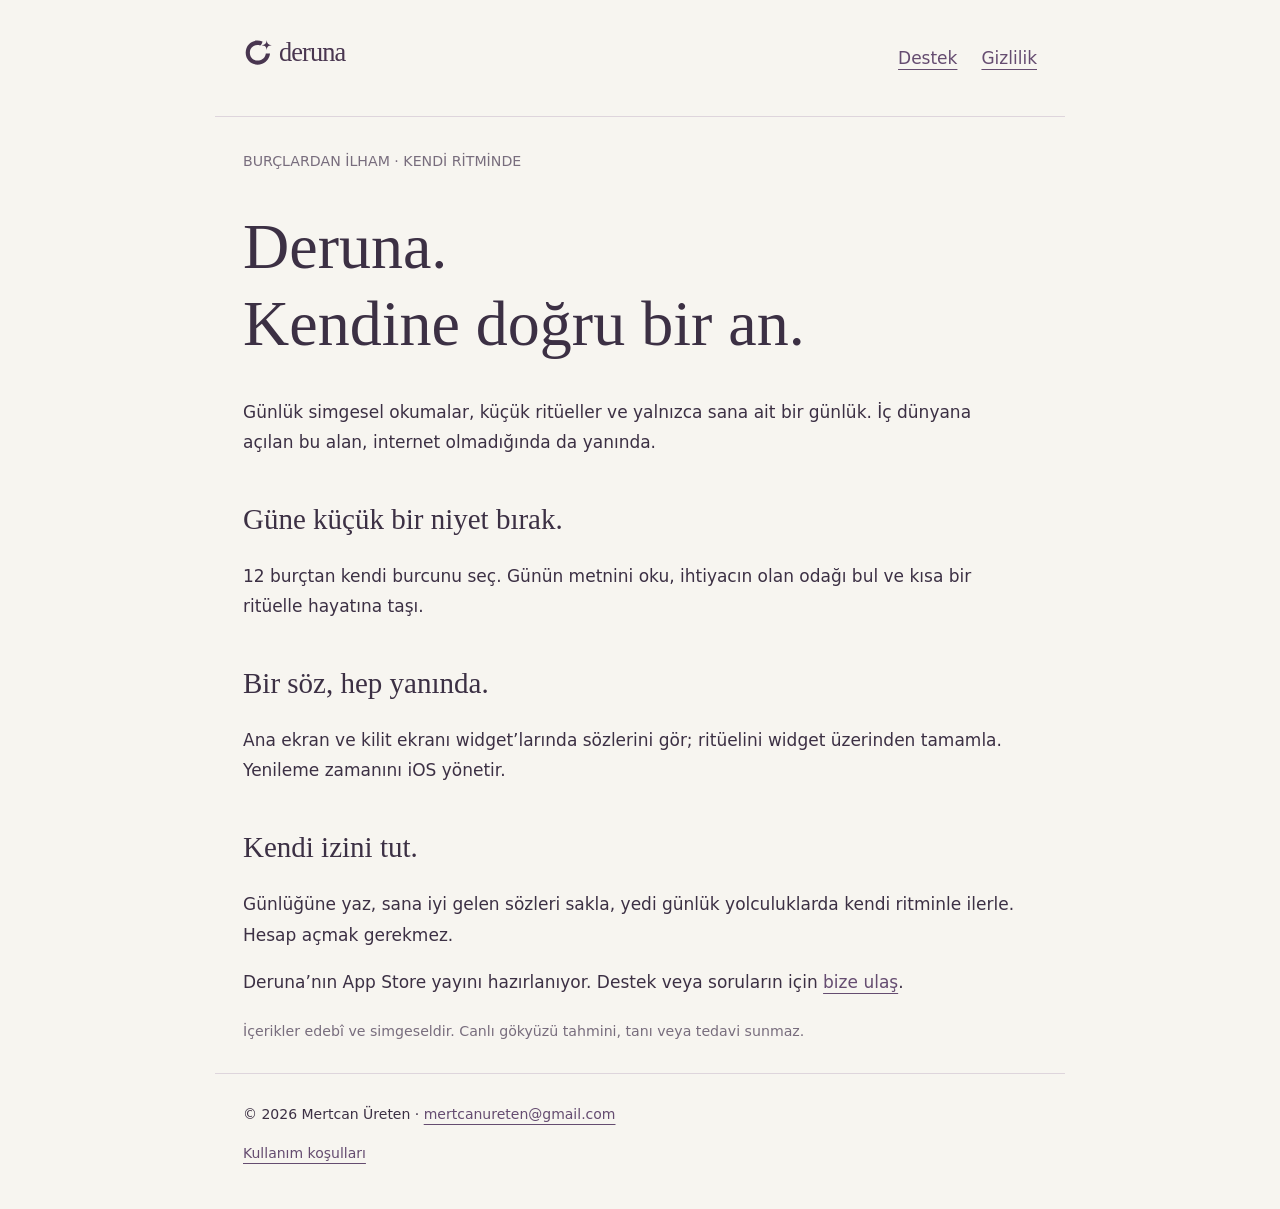
<file: index.html>
<!doctype html><html lang="tr"><head><meta charset="utf-8"><meta name="viewport" content="width=device-width,initial-scale=1"><meta name="description" content="Deruna: burçlardan ilham alan simgesel okumalar, küçük ritüeller ve kişisel günlük."><title>Deruna - İçsel Yolculuk — Kendine doğru</title><link rel="stylesheet" href="style.css"><link rel="icon" href="assets/mark.svg"></head><body><header><a href="index.html" aria-label="Deruna ana sayfa"><img src="assets/logo.svg" alt="Deruna"></a><nav><a href="support.html">Destek</a><a href="privacy.html">Gizlilik</a></nav></header><main><small>BURÇLARDAN İLHAM · KENDİ RİTMİNDE</small><h1>Deruna.<br>Kendine doğru bir an.</h1><p>Günlük simgesel okumalar, küçük ritüeller ve yalnızca sana ait bir günlük. İç dünyana açılan bu alan, internet olmadığında da yanında.</p><h2>Güne küçük bir niyet bırak.</h2><p>12 burçtan kendi burcunu seç. Günün metnini oku, ihtiyacın olan odağı bul ve kısa bir ritüelle hayatına taşı.</p><h2>Bir söz, hep yanında.</h2><p>Ana ekran ve kilit ekranı widget’larında sözlerini gör; ritüelini widget üzerinden tamamla. Yenileme zamanını iOS yönetir.</p><h2>Kendi izini tut.</h2><p>Günlüğüne yaz, sana iyi gelen sözleri sakla, yedi günlük yolculuklarda kendi ritminle ilerle. Hesap açmak gerekmez.</p><p>Deruna’nın App Store yayını hazırlanıyor. Destek veya soruların için <a href="support.html">bize ulaş</a>.</p><small>İçerikler edebî ve simgeseldir. Canlı gökyüzü tahmini, tanı veya tedavi sunmaz.</small></main><footer>© 2026 Mertcan Üreten · <a href="mailto:mertcanureten@gmail.com">mertcanureten@gmail.com</a><p><a href="terms.html">Kullanım koşulları</a></p></footer></body></html>
</file>
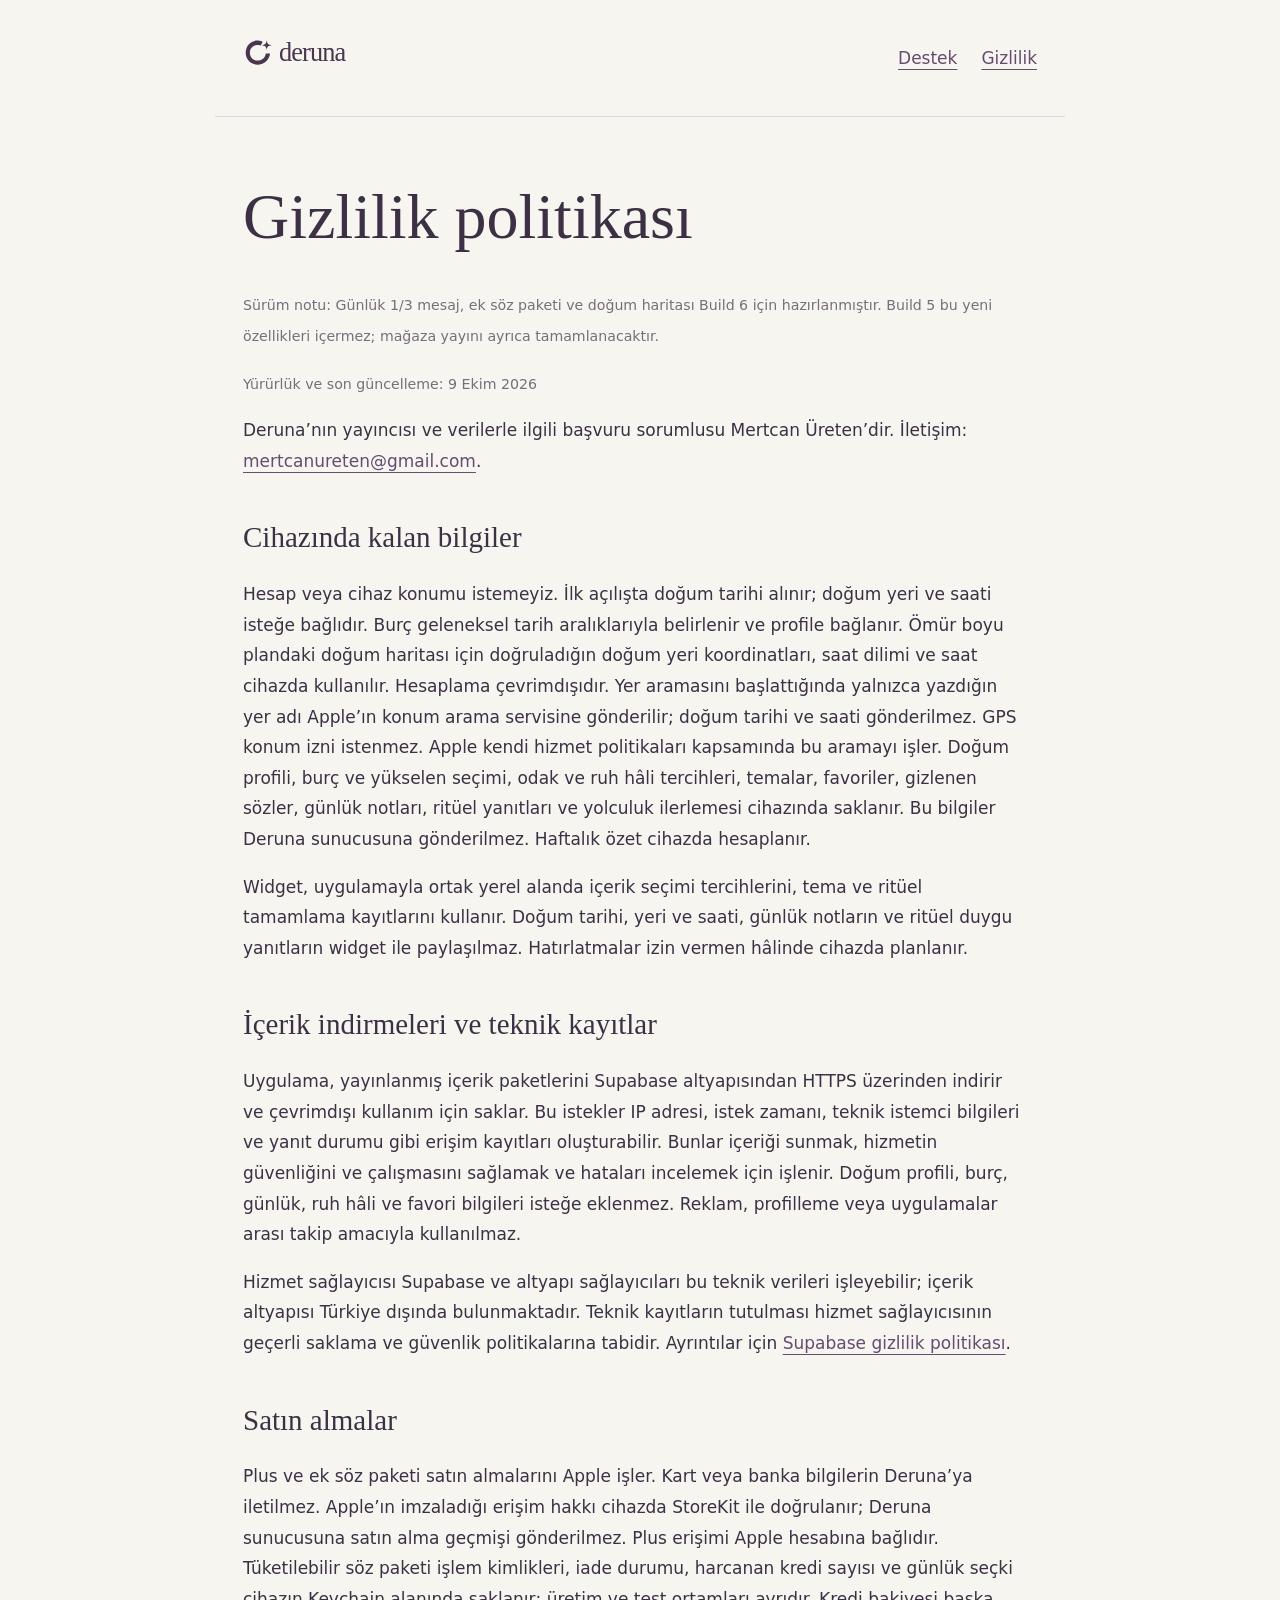
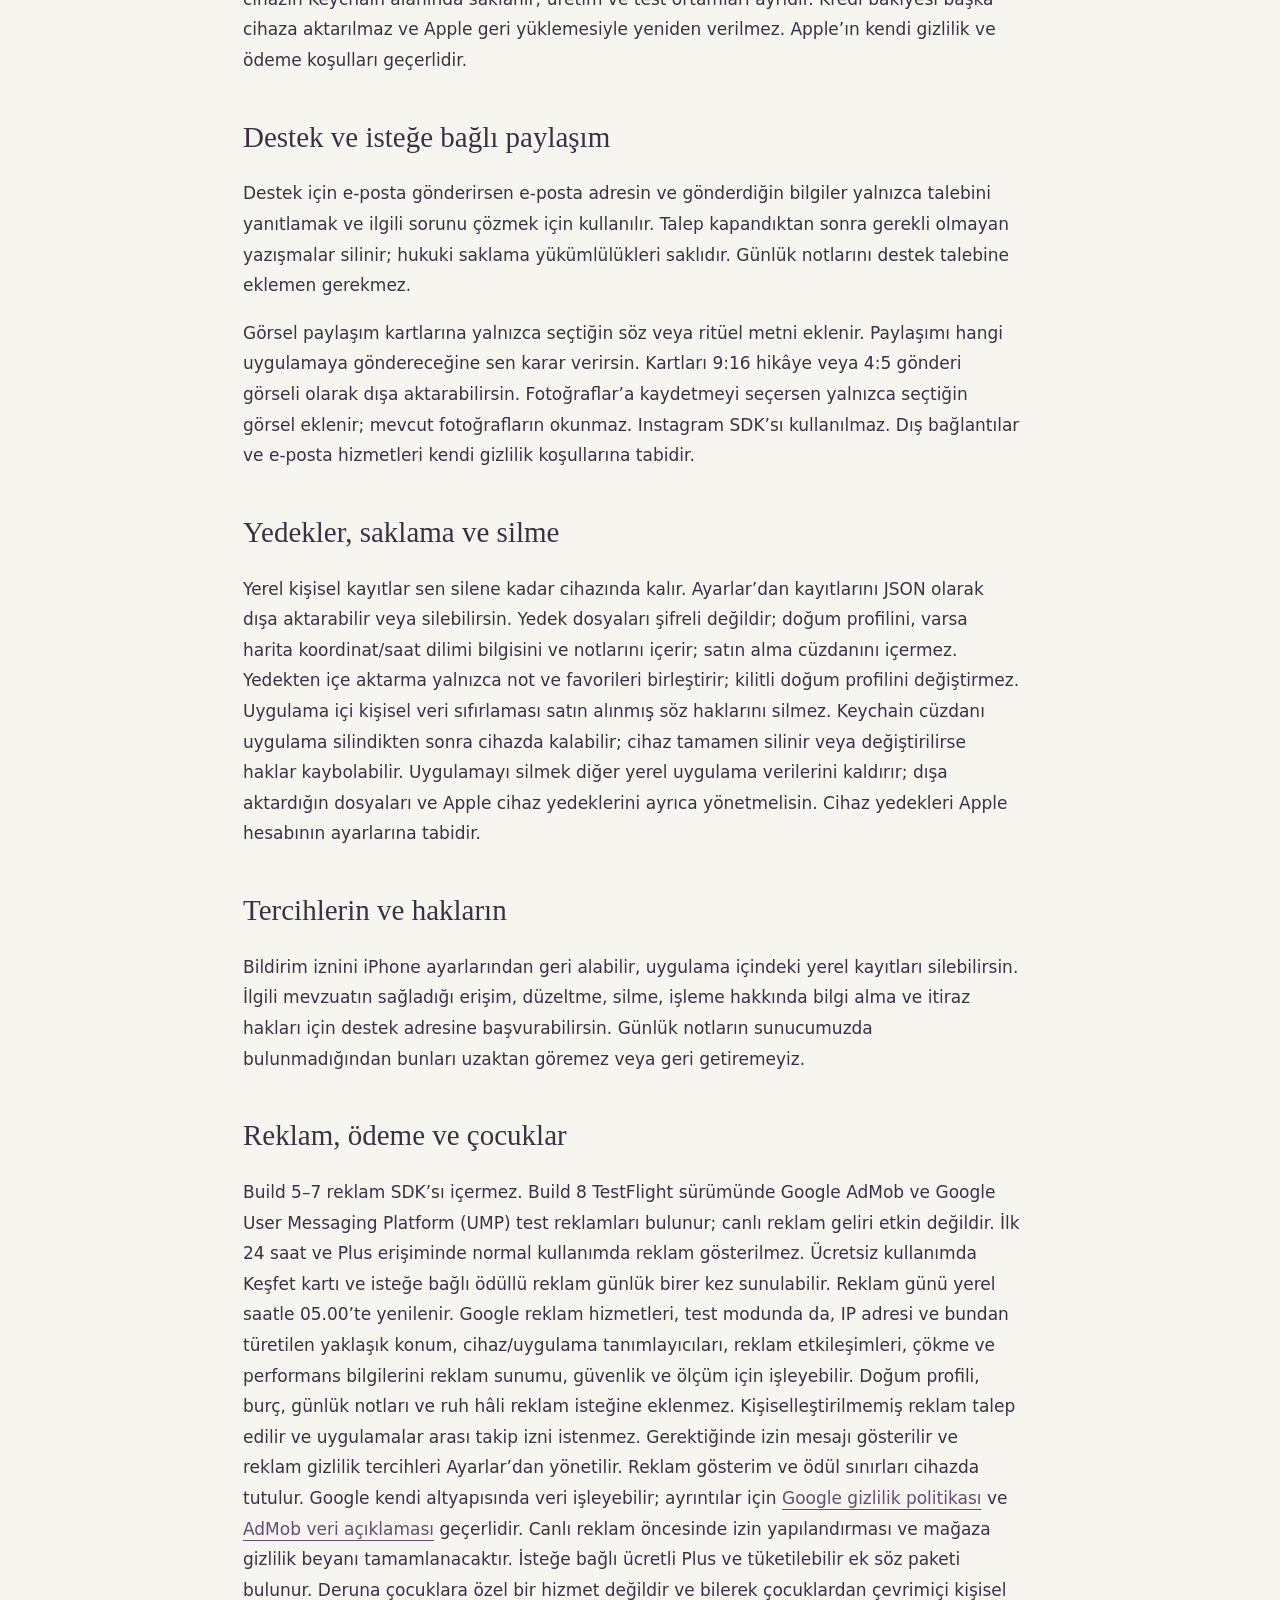
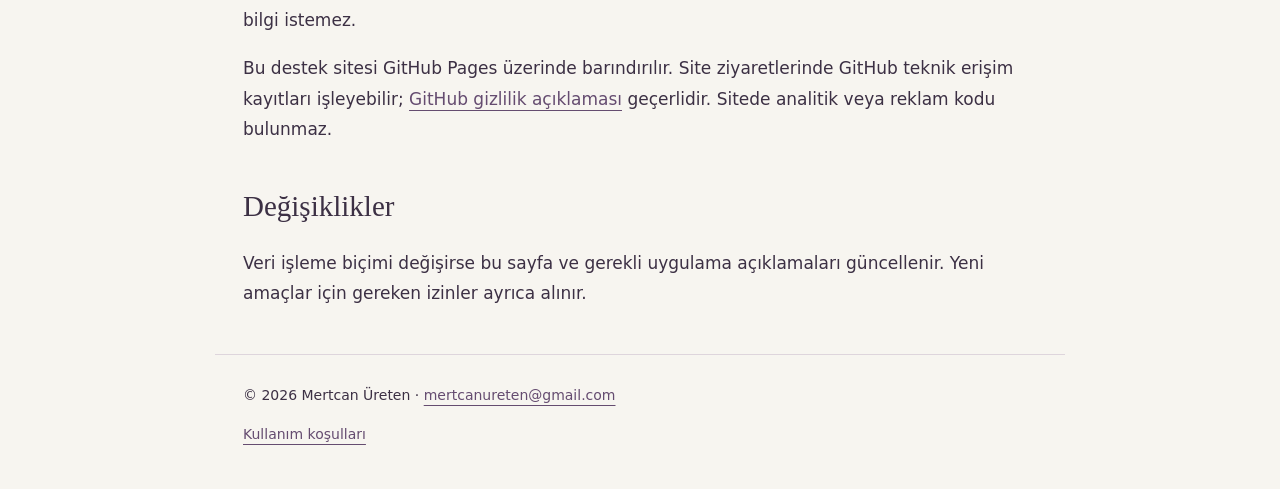
<file: privacy.html>
<!doctype html><html lang="tr"><head><meta charset="utf-8"><meta name="viewport" content="width=device-width,initial-scale=1"><meta name="description" content="Deruna: burçlardan ilham alan simgesel okumalar, küçük ritüeller ve kişisel günlük."><title>Deruna - İçsel Yolculuk — Gizlilik politikası</title><link rel="stylesheet" href="style.css"><link rel="icon" href="assets/mark.svg"></head><body><header><a href="index.html" aria-label="Deruna ana sayfa"><img src="assets/logo.svg" alt="Deruna"></a><nav><a href="support.html">Destek</a><a href="privacy.html">Gizlilik</a></nav></header><main><h1>Gizlilik politikası</h1><p><small>Sürüm notu: Günlük 1/3 mesaj, ek söz paketi ve doğum haritası Build 6 için hazırlanmıştır. Build 5 bu yeni özellikleri içermez; mağaza yayını ayrıca tamamlanacaktır.</small></p><small>Yürürlük ve son güncelleme: 9 Ekim 2026</small><p>Deruna’nın yayıncısı ve verilerle ilgili başvuru sorumlusu Mertcan Üreten’dir. İletişim: <a href="mailto:mertcanureten@gmail.com">mertcanureten@gmail.com</a>.</p><h2>Cihazında kalan bilgiler</h2><p>Hesap veya cihaz konumu istemeyiz. İlk açılışta doğum tarihi alınır; doğum yeri ve saati isteğe bağlıdır. Burç geleneksel tarih aralıklarıyla belirlenir ve profile bağlanır. Ömür boyu plandaki doğum haritası için doğruladığın doğum yeri koordinatları, saat dilimi ve saat cihazda kullanılır. Hesaplama çevrimdışıdır. Yer aramasını başlattığında yalnızca yazdığın yer adı Apple’ın konum arama servisine gönderilir; doğum tarihi ve saati gönderilmez. GPS konum izni istenmez. Apple kendi hizmet politikaları kapsamında bu aramayı işler. Doğum profili, burç ve yükselen seçimi, odak ve ruh hâli tercihleri, temalar, favoriler, gizlenen sözler, günlük notları, ritüel yanıtları ve yolculuk ilerlemesi cihazında saklanır. Bu bilgiler Deruna sunucusuna gönderilmez. Haftalık özet cihazda hesaplanır.</p><p>Widget, uygulamayla ortak yerel alanda içerik seçimi tercihlerini, tema ve ritüel tamamlama kayıtlarını kullanır. Doğum tarihi, yeri ve saati, günlük notların ve ritüel duygu yanıtların widget ile paylaşılmaz. Hatırlatmalar izin vermen hâlinde cihazda planlanır.</p><h2>İçerik indirmeleri ve teknik kayıtlar</h2><p>Uygulama, yayınlanmış içerik paketlerini Supabase altyapısından HTTPS üzerinden indirir ve çevrimdışı kullanım için saklar. Bu istekler IP adresi, istek zamanı, teknik istemci bilgileri ve yanıt durumu gibi erişim kayıtları oluşturabilir. Bunlar içeriği sunmak, hizmetin güvenliğini ve çalışmasını sağlamak ve hataları incelemek için işlenir. Doğum profili, burç, günlük, ruh hâli ve favori bilgileri isteğe eklenmez. Reklam, profilleme veya uygulamalar arası takip amacıyla kullanılmaz.</p><p>Hizmet sağlayıcısı Supabase ve altyapı sağlayıcıları bu teknik verileri işleyebilir; içerik altyapısı Türkiye dışında bulunmaktadır. Teknik kayıtların tutulması hizmet sağlayıcısının geçerli saklama ve güvenlik politikalarına tabidir. Ayrıntılar için <a href="https://supabase.com/privacy">Supabase gizlilik politikası</a>.</p><h2>Satın almalar</h2><p>Plus ve ek söz paketi satın almalarını Apple işler. Kart veya banka bilgilerin Deruna’ya iletilmez. Apple’ın imzaladığı erişim hakkı cihazda StoreKit ile doğrulanır; Deruna sunucusuna satın alma geçmişi gönderilmez. Plus erişimi Apple hesabına bağlıdır. Tüketilebilir söz paketi işlem kimlikleri, iade durumu, harcanan kredi sayısı ve günlük seçki cihazın Keychain alanında saklanır; üretim ve test ortamları ayrıdır. Kredi bakiyesi başka cihaza aktarılmaz ve Apple geri yüklemesiyle yeniden verilmez. Apple’ın kendi gizlilik ve ödeme koşulları geçerlidir.</p><h2>Destek ve isteğe bağlı paylaşım</h2><p>Destek için e-posta gönderirsen e-posta adresin ve gönderdiğin bilgiler yalnızca talebini yanıtlamak ve ilgili sorunu çözmek için kullanılır. Talep kapandıktan sonra gerekli olmayan yazışmalar silinir; hukuki saklama yükümlülükleri saklıdır. Günlük notlarını destek talebine eklemen gerekmez.</p><p>Görsel paylaşım kartlarına yalnızca seçtiğin söz veya ritüel metni eklenir. Paylaşımı hangi uygulamaya göndereceğine sen karar verirsin. Kartları 9:16 hikâye veya 4:5 gönderi görseli olarak dışa aktarabilirsin. Fotoğraflar’a kaydetmeyi seçersen yalnızca seçtiğin görsel eklenir; mevcut fotoğrafların okunmaz. Instagram SDK’sı kullanılmaz. Dış bağlantılar ve e-posta hizmetleri kendi gizlilik koşullarına tabidir.</p><h2>Yedekler, saklama ve silme</h2><p>Yerel kişisel kayıtlar sen silene kadar cihazında kalır. Ayarlar’dan kayıtlarını JSON olarak dışa aktarabilir veya silebilirsin. Yedek dosyaları şifreli değildir; doğum profilini, varsa harita koordinat/saat dilimi bilgisini ve notlarını içerir; satın alma cüzdanını içermez. Yedekten içe aktarma yalnızca not ve favorileri birleştirir; kilitli doğum profilini değiştirmez. Uygulama içi kişisel veri sıfırlaması satın alınmış söz haklarını silmez. Keychain cüzdanı uygulama silindikten sonra cihazda kalabilir; cihaz tamamen silinir veya değiştirilirse haklar kaybolabilir. Uygulamayı silmek diğer yerel uygulama verilerini kaldırır; dışa aktardığın dosyaları ve Apple cihaz yedeklerini ayrıca yönetmelisin. Cihaz yedekleri Apple hesabının ayarlarına tabidir.</p><h2>Tercihlerin ve hakların</h2><p>Bildirim iznini iPhone ayarlarından geri alabilir, uygulama içindeki yerel kayıtları silebilirsin. İlgili mevzuatın sağladığı erişim, düzeltme, silme, işleme hakkında bilgi alma ve itiraz hakları için destek adresine başvurabilirsin. Günlük notların sunucumuzda bulunmadığından bunları uzaktan göremez veya geri getiremeyiz.</p><h2>Reklam, ödeme ve çocuklar</h2><p>Build 5–7 reklam SDK’sı içermez. Build 8 TestFlight sürümünde Google AdMob ve Google User Messaging Platform (UMP) test reklamları bulunur; canlı reklam geliri etkin değildir. İlk 24 saat ve Plus erişiminde normal kullanımda reklam gösterilmez. Ücretsiz kullanımda Keşfet kartı ve isteğe bağlı ödüllü reklam günlük birer kez sunulabilir. Reklam günü yerel saatle 05.00’te yenilenir. Google reklam hizmetleri, test modunda da, IP adresi ve bundan türetilen yaklaşık konum, cihaz/uygulama tanımlayıcıları, reklam etkileşimleri, çökme ve performans bilgilerini reklam sunumu, güvenlik ve ölçüm için işleyebilir. Doğum profili, burç, günlük notları ve ruh hâli reklam isteğine eklenmez. Kişiselleştirilmemiş reklam talep edilir ve uygulamalar arası takip izni istenmez. Gerektiğinde izin mesajı gösterilir ve reklam gizlilik tercihleri Ayarlar’dan yönetilir. Reklam gösterim ve ödül sınırları cihazda tutulur. Google kendi altyapısında veri işleyebilir; ayrıntılar için <a href="https://policies.google.com/privacy">Google gizlilik politikası</a> ve <a href="https://developers.google.com/admob/ios/privacy/data-disclosure">AdMob veri açıklaması</a> geçerlidir. Canlı reklam öncesinde izin yapılandırması ve mağaza gizlilik beyanı tamamlanacaktır. İsteğe bağlı ücretli Plus ve tüketilebilir ek söz paketi bulunur. Deruna çocuklara özel bir hizmet değildir ve bilerek çocuklardan çevrimiçi kişisel bilgi istemez.</p><p>Bu destek sitesi GitHub Pages üzerinde barındırılır. Site ziyaretlerinde GitHub teknik erişim kayıtları işleyebilir; <a href="https://docs.github.com/en/site-policy/privacy-policies/github-general-privacy-statement">GitHub gizlilik açıklaması</a> geçerlidir. Sitede analitik veya reklam kodu bulunmaz.</p><h2>Değişiklikler</h2><p>Veri işleme biçimi değişirse bu sayfa ve gerekli uygulama açıklamaları güncellenir. Yeni amaçlar için gereken izinler ayrıca alınır.</p></main><footer>© 2026 Mertcan Üreten · <a href="mailto:mertcanureten@gmail.com">mertcanureten@gmail.com</a><p><a href="terms.html">Kullanım koşulları</a></p></footer></body></html>
</file>
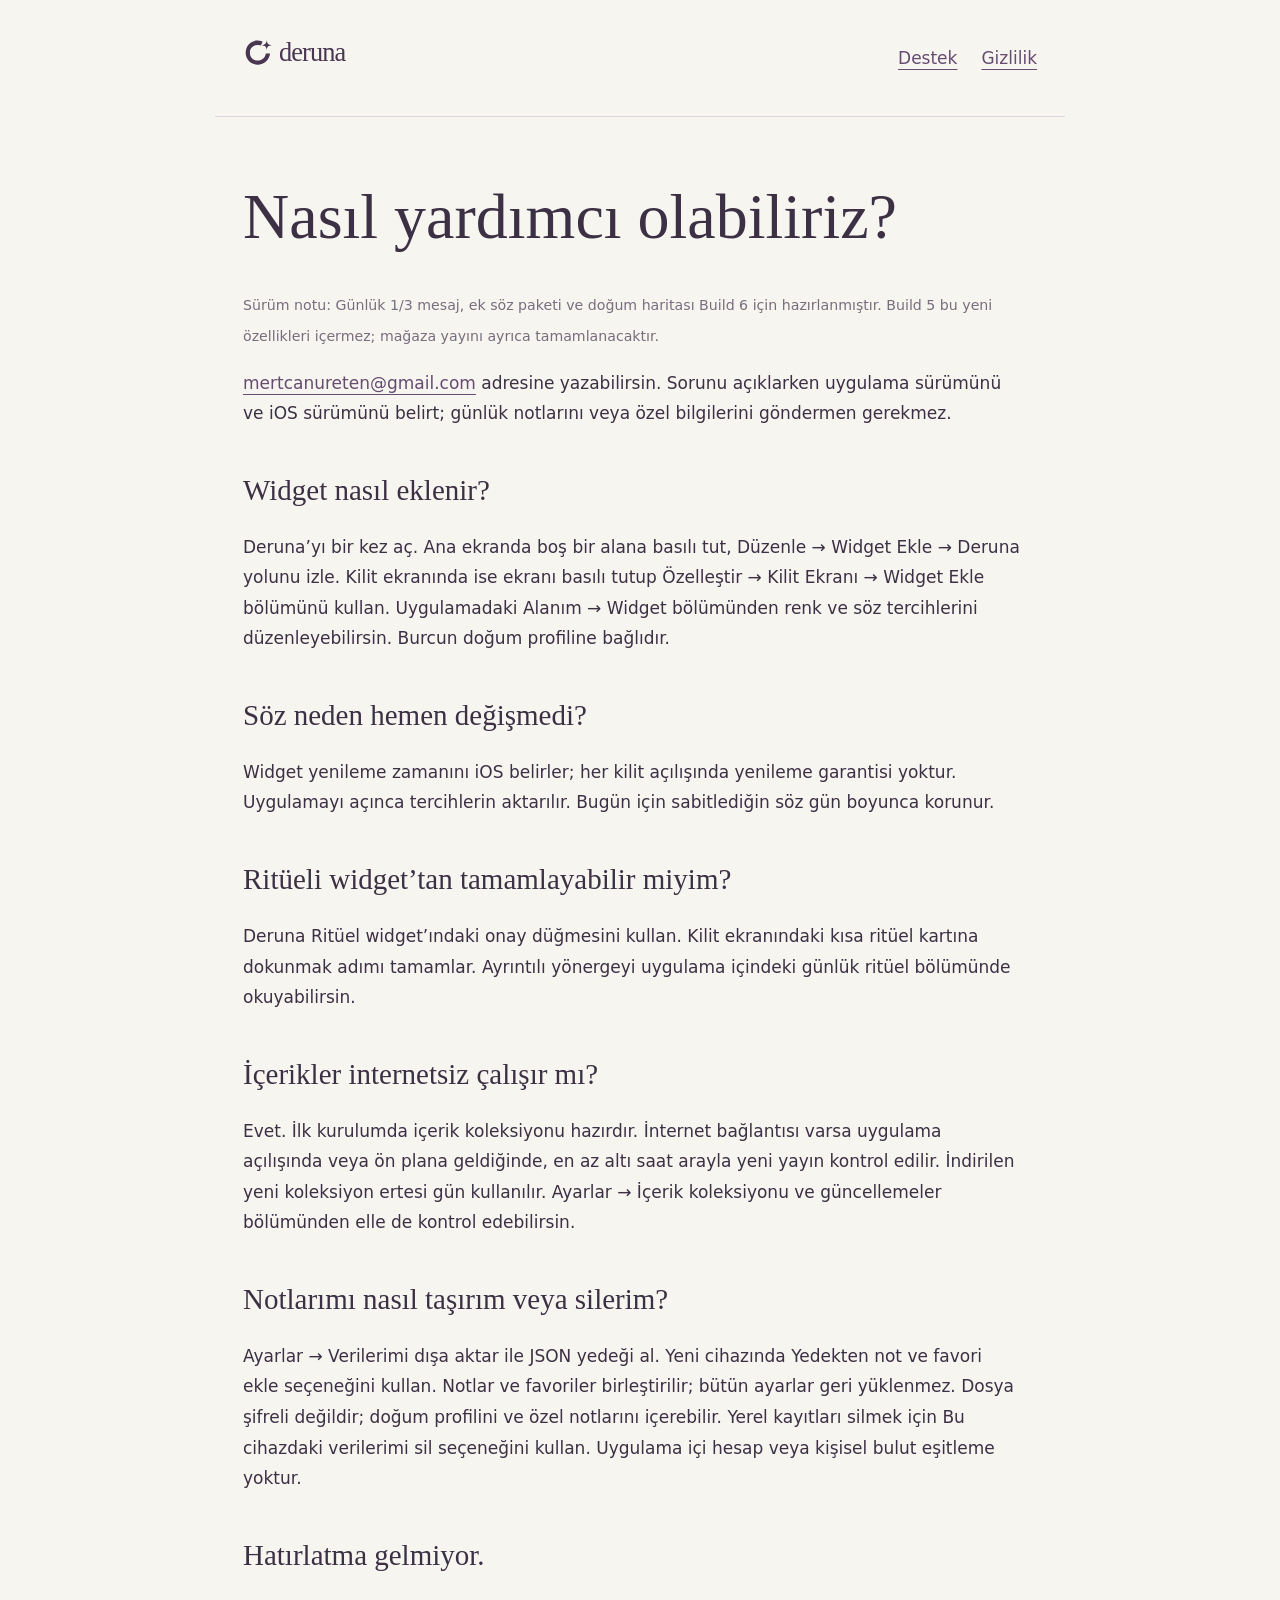
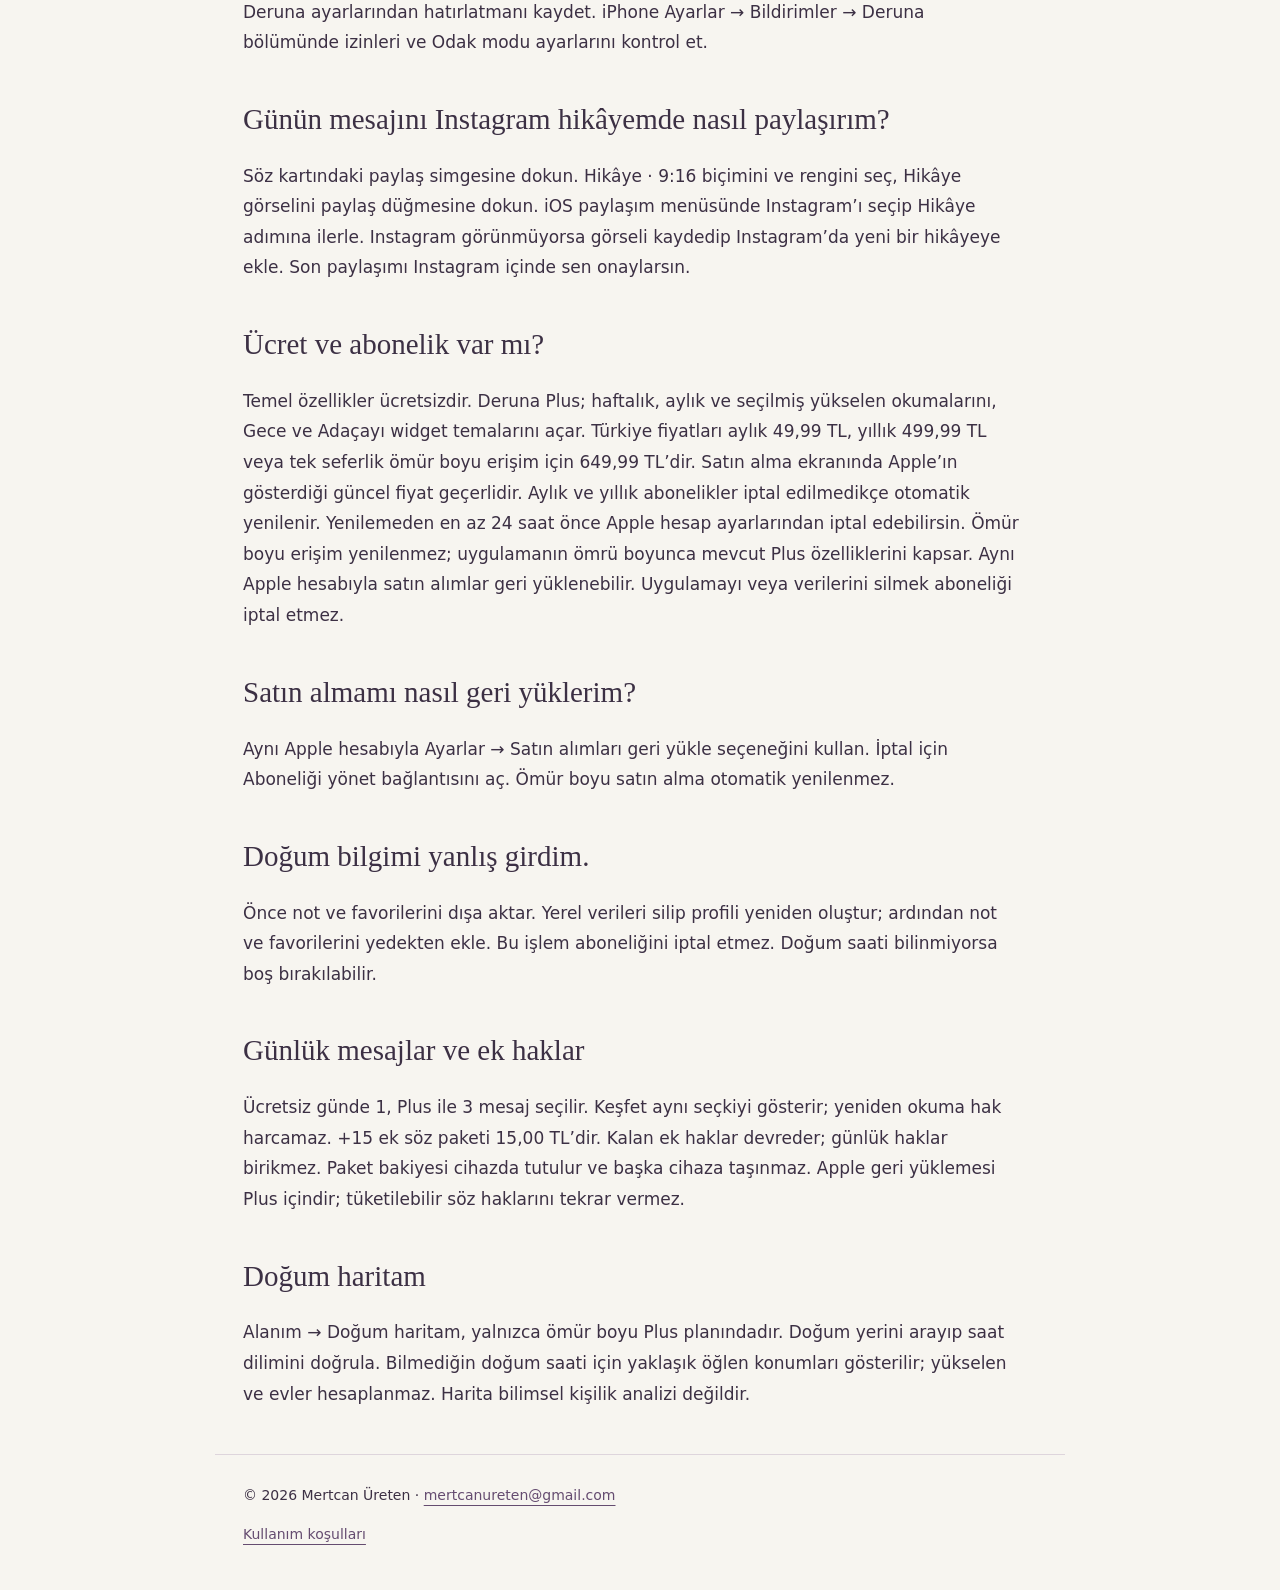
<file: support.html>
<!doctype html><html lang="tr"><head><meta charset="utf-8"><meta name="viewport" content="width=device-width,initial-scale=1"><meta name="description" content="Deruna: burçlardan ilham alan simgesel okumalar, küçük ritüeller ve kişisel günlük."><title>Deruna - İçsel Yolculuk — Destek</title><link rel="stylesheet" href="style.css"><link rel="icon" href="assets/mark.svg"></head><body><header><a href="index.html" aria-label="Deruna ana sayfa"><img src="assets/logo.svg" alt="Deruna"></a><nav><a href="support.html">Destek</a><a href="privacy.html">Gizlilik</a></nav></header><main><h1>Nasıl yardımcı olabiliriz?</h1><p><small>Sürüm notu: Günlük 1/3 mesaj, ek söz paketi ve doğum haritası Build 6 için hazırlanmıştır. Build 5 bu yeni özellikleri içermez; mağaza yayını ayrıca tamamlanacaktır.</small></p><p><a href="mailto:mertcanureten@gmail.com?subject=Deruna%20Destek">mertcanureten@gmail.com</a> adresine yazabilirsin. Sorunu açıklarken uygulama sürümünü ve iOS sürümünü belirt; günlük notlarını veya özel bilgilerini göndermen gerekmez.</p><h2>Widget nasıl eklenir?</h2><p>Deruna’yı bir kez aç. Ana ekranda boş bir alana basılı tut, Düzenle → Widget Ekle → Deruna yolunu izle. Kilit ekranında ise ekranı basılı tutup Özelleştir → Kilit Ekranı → Widget Ekle bölümünü kullan. Uygulamadaki Alanım → Widget bölümünden renk ve söz tercihlerini düzenleyebilirsin. Burcun doğum profiline bağlıdır.</p><h2>Söz neden hemen değişmedi?</h2><p>Widget yenileme zamanını iOS belirler; her kilit açılışında yenileme garantisi yoktur. Uygulamayı açınca tercihlerin aktarılır. Bugün için sabitlediğin söz gün boyunca korunur.</p><h2>Ritüeli widget’tan tamamlayabilir miyim?</h2><p>Deruna Ritüel widget’ındaki onay düğmesini kullan. Kilit ekranındaki kısa ritüel kartına dokunmak adımı tamamlar. Ayrıntılı yönergeyi uygulama içindeki günlük ritüel bölümünde okuyabilirsin.</p><h2>İçerikler internetsiz çalışır mı?</h2><p>Evet. İlk kurulumda içerik koleksiyonu hazırdır. İnternet bağlantısı varsa uygulama açılışında veya ön plana geldiğinde, en az altı saat arayla yeni yayın kontrol edilir. İndirilen yeni koleksiyon ertesi gün kullanılır. Ayarlar → İçerik koleksiyonu ve güncellemeler bölümünden elle de kontrol edebilirsin.</p><h2>Notlarımı nasıl taşırım veya silerim?</h2><p>Ayarlar → Verilerimi dışa aktar ile JSON yedeği al. Yeni cihazında Yedekten not ve favori ekle seçeneğini kullan. Notlar ve favoriler birleştirilir; bütün ayarlar geri yüklenmez. Dosya şifreli değildir; doğum profilini ve özel notlarını içerebilir. Yerel kayıtları silmek için Bu cihazdaki verilerimi sil seçeneğini kullan. Uygulama içi hesap veya kişisel bulut eşitleme yoktur.</p><h2>Hatırlatma gelmiyor.</h2><p>Deruna ayarlarından hatırlatmanı kaydet. iPhone Ayarlar → Bildirimler → Deruna bölümünde izinleri ve Odak modu ayarlarını kontrol et.</p><h2>Günün mesajını Instagram hikâyemde nasıl paylaşırım?</h2><p>Söz kartındaki paylaş simgesine dokun. Hikâye · 9:16 biçimini ve rengini seç, Hikâye görselini paylaş düğmesine dokun. iOS paylaşım menüsünde Instagram’ı seçip Hikâye adımına ilerle. Instagram görünmüyorsa görseli kaydedip Instagram’da yeni bir hikâyeye ekle. Son paylaşımı Instagram içinde sen onaylarsın.</p><h2>Ücret ve abonelik var mı?</h2><p>Temel özellikler ücretsizdir. Deruna Plus; haftalık, aylık ve seçilmiş yükselen okumalarını, Gece ve Adaçayı widget temalarını açar. Türkiye fiyatları aylık 49,99 TL, yıllık 499,99 TL veya tek seferlik ömür boyu erişim için 649,99 TL’dir. Satın alma ekranında Apple’ın gösterdiği güncel fiyat geçerlidir. Aylık ve yıllık abonelikler iptal edilmedikçe otomatik yenilenir. Yenilemeden en az 24 saat önce Apple hesap ayarlarından iptal edebilirsin. Ömür boyu erişim yenilenmez; uygulamanın ömrü boyunca mevcut Plus özelliklerini kapsar. Aynı Apple hesabıyla satın alımlar geri yüklenebilir. Uygulamayı veya verilerini silmek aboneliği iptal etmez.</p><h2>Satın almamı nasıl geri yüklerim?</h2><p>Aynı Apple hesabıyla Ayarlar → Satın alımları geri yükle seçeneğini kullan. İptal için Aboneliği yönet bağlantısını aç. Ömür boyu satın alma otomatik yenilenmez.</p><h2>Doğum bilgimi yanlış girdim.</h2><p>Önce not ve favorilerini dışa aktar. Yerel verileri silip profili yeniden oluştur; ardından not ve favorilerini yedekten ekle. Bu işlem aboneliğini iptal etmez. Doğum saati bilinmiyorsa boş bırakılabilir.</p><h2>Günlük mesajlar ve ek haklar</h2><p>Ücretsiz günde 1, Plus ile 3 mesaj seçilir. Keşfet aynı seçkiyi gösterir; yeniden okuma hak harcamaz. +15 ek söz paketi 15,00 TL’dir. Kalan ek haklar devreder; günlük haklar birikmez. Paket bakiyesi cihazda tutulur ve başka cihaza taşınmaz. Apple geri yüklemesi Plus içindir; tüketilebilir söz haklarını tekrar vermez.</p><h2>Doğum haritam</h2><p>Alanım → Doğum haritam, yalnızca ömür boyu Plus planındadır. Doğum yerini arayıp saat dilimini doğrula. Bilmediğin doğum saati için yaklaşık öğlen konumları gösterilir; yükselen ve evler hesaplanmaz. Harita bilimsel kişilik analizi değildir.</p></main><footer>© 2026 Mertcan Üreten · <a href="mailto:mertcanureten@gmail.com">mertcanureten@gmail.com</a><p><a href="terms.html">Kullanım koşulları</a></p></footer></body></html>
</file>
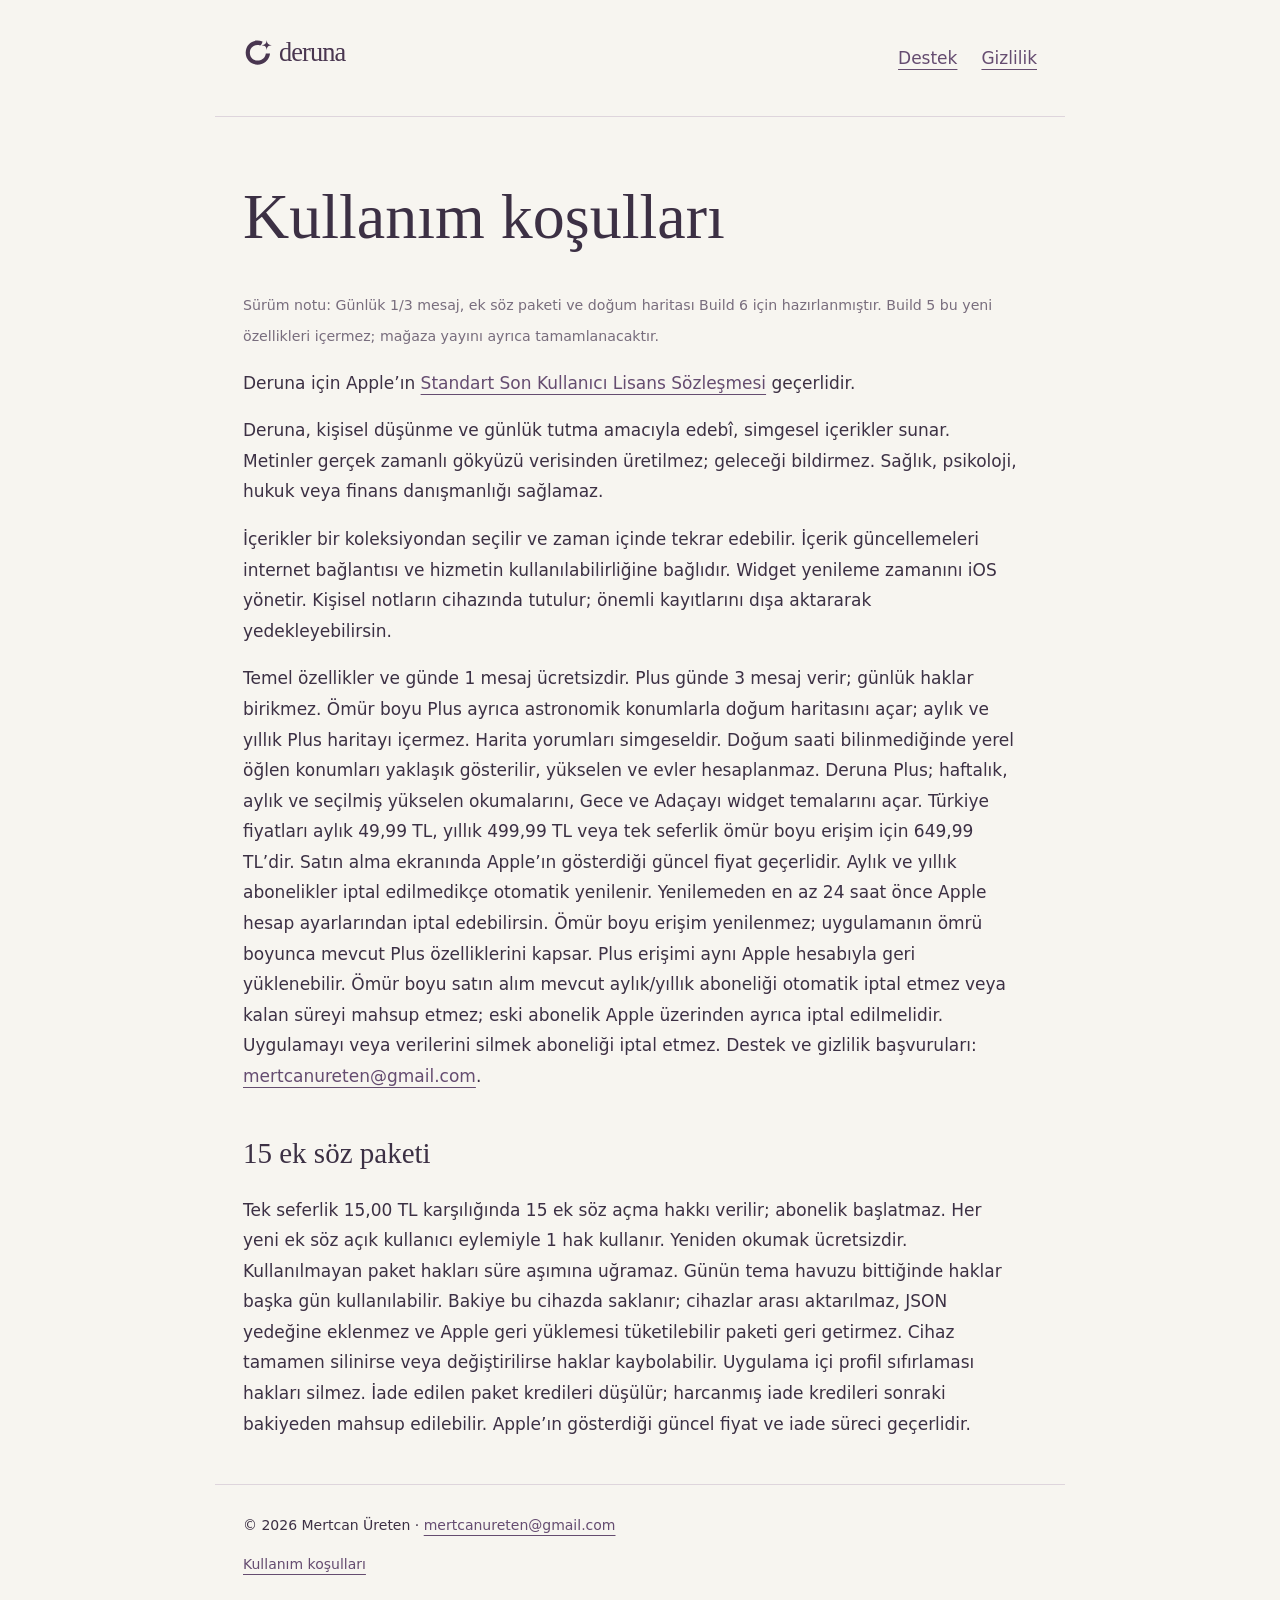
<file: terms.html>
<!doctype html><html lang="tr"><head><meta charset="utf-8"><meta name="viewport" content="width=device-width,initial-scale=1"><meta name="description" content="Deruna: burçlardan ilham alan simgesel okumalar, küçük ritüeller ve kişisel günlük."><title>Deruna - İçsel Yolculuk — Kullanım koşulları</title><link rel="stylesheet" href="style.css"><link rel="icon" href="assets/mark.svg"></head><body><header><a href="index.html" aria-label="Deruna ana sayfa"><img src="assets/logo.svg" alt="Deruna"></a><nav><a href="support.html">Destek</a><a href="privacy.html">Gizlilik</a></nav></header><main><h1>Kullanım koşulları</h1><p><small>Sürüm notu: Günlük 1/3 mesaj, ek söz paketi ve doğum haritası Build 6 için hazırlanmıştır. Build 5 bu yeni özellikleri içermez; mağaza yayını ayrıca tamamlanacaktır.</small></p><p>Deruna için Apple’ın <a href="https://www.apple.com/legal/internet-services/itunes/dev/stdeula/">Standart Son Kullanıcı Lisans Sözleşmesi</a> geçerlidir.</p><p>Deruna, kişisel düşünme ve günlük tutma amacıyla edebî, simgesel içerikler sunar. Metinler gerçek zamanlı gökyüzü verisinden üretilmez; geleceği bildirmez. Sağlık, psikoloji, hukuk veya finans danışmanlığı sağlamaz.</p><p>İçerikler bir koleksiyondan seçilir ve zaman içinde tekrar edebilir. İçerik güncellemeleri internet bağlantısı ve hizmetin kullanılabilirliğine bağlıdır. Widget yenileme zamanını iOS yönetir. Kişisel notların cihazında tutulur; önemli kayıtlarını dışa aktararak yedekleyebilirsin.</p><p>Temel özellikler ve günde 1 mesaj ücretsizdir. Plus günde 3 mesaj verir; günlük haklar birikmez. Ömür boyu Plus ayrıca astronomik konumlarla doğum haritasını açar; aylık ve yıllık Plus haritayı içermez. Harita yorumları simgeseldir. Doğum saati bilinmediğinde yerel öğlen konumları yaklaşık gösterilir, yükselen ve evler hesaplanmaz. Deruna Plus; haftalık, aylık ve seçilmiş yükselen okumalarını, Gece ve Adaçayı widget temalarını açar. Türkiye fiyatları aylık 49,99 TL, yıllık 499,99 TL veya tek seferlik ömür boyu erişim için 649,99 TL’dir. Satın alma ekranında Apple’ın gösterdiği güncel fiyat geçerlidir. Aylık ve yıllık abonelikler iptal edilmedikçe otomatik yenilenir. Yenilemeden en az 24 saat önce Apple hesap ayarlarından iptal edebilirsin. Ömür boyu erişim yenilenmez; uygulamanın ömrü boyunca mevcut Plus özelliklerini kapsar. Plus erişimi aynı Apple hesabıyla geri yüklenebilir. Ömür boyu satın alım mevcut aylık/yıllık aboneliği otomatik iptal etmez veya kalan süreyi mahsup etmez; eski abonelik Apple üzerinden ayrıca iptal edilmelidir. Uygulamayı veya verilerini silmek aboneliği iptal etmez. Destek ve gizlilik başvuruları: <a href="mailto:mertcanureten@gmail.com">mertcanureten@gmail.com</a>.</p><h2>15 ek söz paketi</h2><p>Tek seferlik 15,00 TL karşılığında 15 ek söz açma hakkı verilir; abonelik başlatmaz. Her yeni ek söz açık kullanıcı eylemiyle 1 hak kullanır. Yeniden okumak ücretsizdir. Kullanılmayan paket hakları süre aşımına uğramaz. Günün tema havuzu bittiğinde haklar başka gün kullanılabilir. Bakiye bu cihazda saklanır; cihazlar arası aktarılmaz, JSON yedeğine eklenmez ve Apple geri yüklemesi tüketilebilir paketi geri getirmez. Cihaz tamamen silinirse veya değiştirilirse haklar kaybolabilir. Uygulama içi profil sıfırlaması hakları silmez. İade edilen paket kredileri düşülür; harcanmış iade kredileri sonraki bakiyeden mahsup edilebilir. Apple’ın gösterdiği güncel fiyat ve iade süreci geçerlidir.</p></main><footer>© 2026 Mertcan Üreten · <a href="mailto:mertcanureten@gmail.com">mertcanureten@gmail.com</a><p><a href="terms.html">Kullanım koşulları</a></p></footer></body></html>
</file>
<file: style.css>
*{box-sizing:border-box}body{margin:0;background:#f7f5f0;color:#3c3044;font:17px/1.8 system-ui}header,main,footer{max-width:850px;margin:auto;padding:28px}header{display:flex;align-items:center;justify-content:space-between;border-bottom:1px solid #ded5dc}header img{width:150px;height:50px}nav{display:flex;gap:24px}a{color:#654c70;text-underline-offset:5px}h1,h2{font-family:Georgia,serif;font-weight:400;line-height:1.2}h1{font-size:clamp(38px,6vw,64px);margin:34px 0}h2{font-size:29px;margin-top:44px}p,li{max-width:72ch}small{color:#786d7d}footer{border-top:1px solid #ded5dc;font-size:14px}a:focus-visible{outline:3px solid #8a668d;outline-offset:5px}@media(max-width:520px){header{align-items:flex-start;gap:15px}nav{gap:10px;font-size:14px}header img{width:110px}}
</file>
